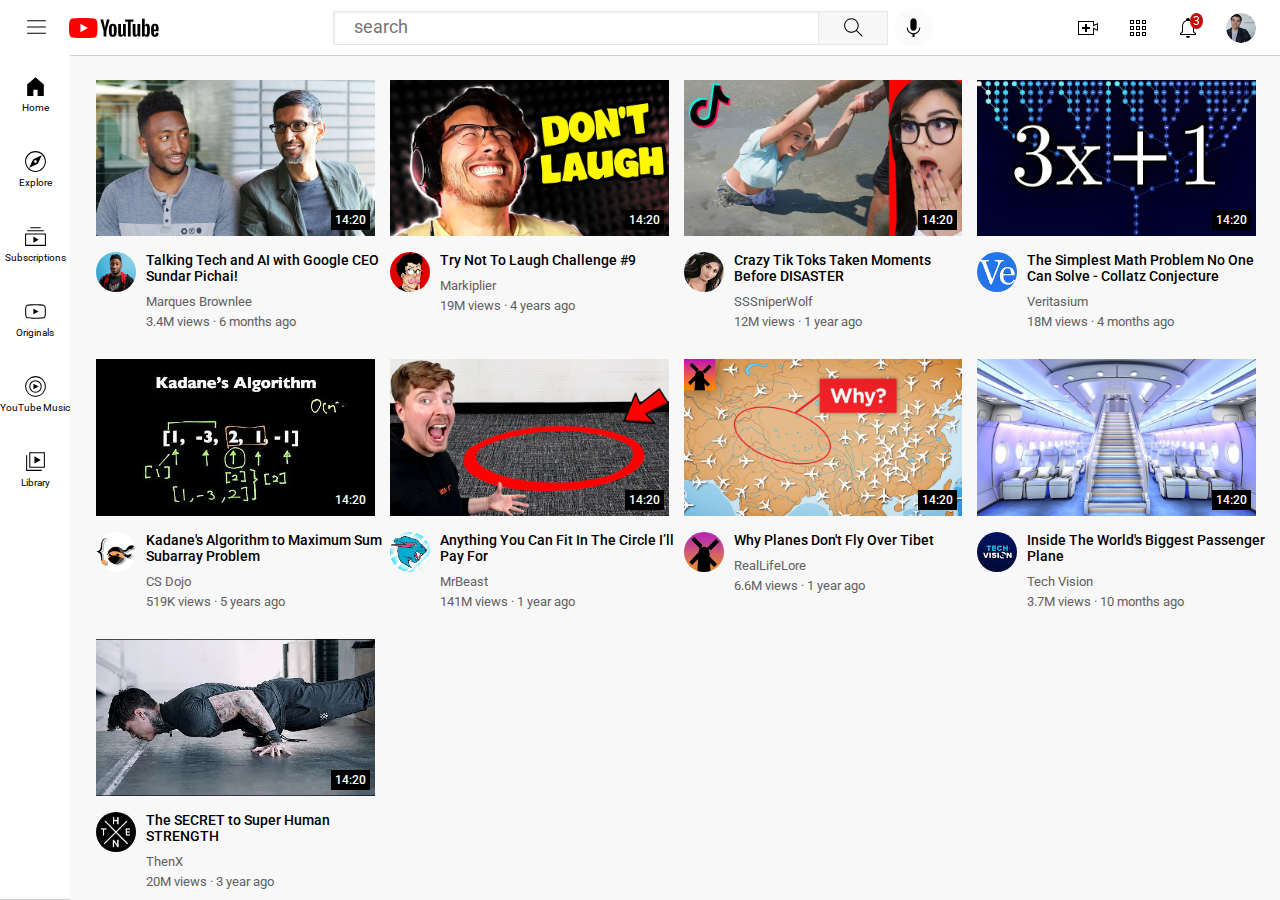
<file: index.html>
<!DOCTYPE html>
<html lang="en">
<head>
  <title>YOUTUBE.LK</title>
   <link rel="stylesheet" href="youtube.css">
   <link rel="stylesheet" href="styles/general.css">
   <link rel="stylesheet" href="styles/header.css">
   <link rel="stylesheet" href="styles/side-bar.css">

   <link rel="preconnect" href="https://fonts.googleapis.com">
<link rel="preconnect" href="https://fonts.gstatic.com" crossorigin>
<link href="https://fonts.googleapis.com/css2?family=Roboto:wght@400;500;700&display=swap" rel="stylesheet">

</head>
<body>
  <div class="header">

    <div class="left-section">
       <img class="h-d-menu" src="icons/hamburger-menu.svg">
       <img class="y-logo" src="icons/youtube-logo.svg">
    </div>
    <div class="middle-section">
      <input class="search-box" type="text" placeholder="search">
      
      <button class="search-1">
        <img class="s-icon" src="icons/search.svg">
        <div class="tooltip">search</div>
      </button>
      
      <button class="voice-sea">
        <img class="v-icon"src="icons/voice-search-icon.svg">
        <div class="tooltip">search with your voice</div>
      
      </button>
    </div>
   
    <div class="right-section">
    
      <div class="creat-button">
        <img class="m-i-1" src="icons/upload.svg">
        <div class="create-but-topic">create a video</div>
      </div>
    
    
     
      <div class="y-apps">
        <img class="m-i-2" src="icons/youtube-apps.svg">
        <div class="app-topic">YouTube apps</div>

      </div>
      
      <div class="notification-item-con">
        <img class="m-i-3" src="icons/notifications.svg">
        <div class="notification-topic">Notifications</div>
        <div class="notification-count">3</div>
      </div>
      <img class="m-i-4" src="channels/my-channel.jpeg">

      

    </div>
    

  </div>
  
  <div class="side-bar">
    <div class="sidebar-link">
      <img src="icons/home.svg" >
      <div>Home</div>
    </div>
    <div class="sidebar-link">
      <img src="icons/explore.svg" >
      <div>Explore</div>
    </div>
    <div class="sidebar-link">
      <img src="icons/subscriptions.svg">
      <div>Subscriptions</div>
    </div>
    <div class="sidebar-link">
      <img src="icons/originals.svg" >
      <div>Originals</div>
    </div>
    <div class="sidebar-link">
      <img src="icons/youtube-music.svg" >
      <div>YouTube Music</div>
    </div>
    <div class="sidebar-link">
      <img src="icons/library.svg" >
      <div>Library</div>
    </div>
      
  </div>
  

<div class="video-grid">

<div class="container">
   
    <div class="thumbnail">
         <img class="thumb-pic" src="thumbnails/thumbnail-1.webp">
         <div class="video-time">14:20</div>
    </div>
    <div class="video-info-grid">
      <div class="channel-pic">
        <img class="chann-pic" src="channels/channel-1.jpeg">
      </div>
      <div class="video-dis">
        <p class="v-title">Talking Tech and AI with Google CEO Sundar Pichai!</p>
 
        <p class="v-author">Marques Brownlee</p>
    
        <p class="v-stats">3.4M views · 6 months ago</p>
      </div>
   
   </div>

</div>
  
<div class="container">
   
  <div class="thumbnail">
       <img class="thumb-pic" src="thumbnails/thumbnail-2.webp">
       <div class="video-time">14:20</div>
  </div>

  
  <div class="video-info-grid">
    
    <div class="channel-pic">
      <img class="chann-pic" src="channels/channel-2.jpeg">
    </div>

    <div class="video-dis">
      <p class="v-title">Try Not To Laugh Challenge #9</p>

      <p class="v-author"> Markiplier</p>
  
      <p class="v-stats">19M views · 4 years ago</p>
    </div>
 
 </div>

</div>

<div class="container">
   
  <div class="thumbnail">
       <img class="thumb-pic" src="thumbnails/thumbnail-3.webp">
       <div class="video-time">14:20</div>
  </div>

  
  <div class="video-info-grid">
    
    <div class="channel-pic">
      <img class="chann-pic" src="channels/channel-3.jpeg">
    </div>
    
    <div class="video-dis">
      <p class="v-title">Crazy Tik Toks Taken Moments Before DISASTER </p>

      <p class="v-author"> SSSniperWolf </p>
  
      <p class="v-stats">12M views · 1 year ago</p>
    </div>
 
 </div>

</div>


<div class="container">
   
  <div class="thumbnail">
       <img class="thumb-pic" src="thumbnails/thumbnail-4.webp">
       <div class="video-time">14:20</div>
  </div>

  
  <div class="video-info-grid">
    
    <div class="channel-pic">
      <img class="chann-pic" src="channels/channel-4.jpeg">
    </div>

    <div class="video-dis">
      <p class="v-title">The Simplest Math Problem No One Can Solve - Collatz Conjecture</p>

      <p class="v-author"> Veritasium</p>
  
      <p class="v-stats">18M views · 4 months ago</p>
    </div>
 
 </div>

</div>

<div class="container">
   
  <div class="thumbnail">
       <img class="thumb-pic" src="thumbnails/thumbnail-5.webp">
       <div class="video-time">14:20</div>
  </div>

  
  <div class="video-info-grid">
    
    <div class="channel-pic">
      <img class="chann-pic" src="channels/channel-5.jpeg">
    </div>
    
    <div class="video-dis">
      <p class="v-title">Kadane's Algorithm to Maximum Sum Subarray Problem</p>

      <p class="v-author"> CS Dojo </p>
  
      <p class="v-stats">519K views · 5 years ago</p>
    </div>
 
 </div>

</div>


<div class="container">
   
  <div class="thumbnail">
       <img class="thumb-pic" src="thumbnails/thumbnail-6.webp">
       <div class="video-time">14:20</div>
  </div>

  
  <div class="video-info-grid">
    
    <div class="channel-pic">
      <img class="chann-pic" src="channels/channel-6.jpeg">
    </div>

    <div class="video-dis">
      <p class="v-title"> Anything You Can Fit In The Circle I’ll Pay For</p>

      <p class="v-author">MrBeast</p>
  
      <p class="v-stats">141M views · 1 year ago</p>
    </div>
 
 </div>

</div>

<div class="container">
   
  <div class="thumbnail">
       <img class="thumb-pic" src="thumbnails/thumbnail-7.webp">
       <div class="video-time">14:20</div>
  </div>

  
  <div class="video-info-grid">
    
    <div class="channel-pic">
      <img class="chann-pic" src="channels/channel-7.jpeg">
    </div>

    <div class="video-dis">
      <p class="v-title"> Why Planes Don't Fly Over Tibet</p>

      <p class="v-author"> RealLifeLore</p>
  
      <p class="v-stats">6.6M views · 1 year ago</p>
    </div>
 
 </div>

</div>

<div class="container">
   
  <div class="thumbnail">
       <img class="thumb-pic" src="thumbnails/thumbnail-8.webp">
       <div class="video-time">14:20</div>
  </div>

  
  <div class="video-info-grid">
    
    <div class="channel-pic">
      <img class="chann-pic" src="channels/channel-8.jpeg">
    </div>
    
    <div class="video-dis">
      <p class="v-title">Inside The World's Biggest Passenger Plane</p>

      <p class="v-author"> Tech Vision </p>
  
      <p class="v-stats">3.7M views · 10 months ago </p>
    </div>
 
 </div>

</div>


<div class="container">
   
  <div class="thumbnail">
       <img class="thumb-pic" src="thumbnails/thumbnail-9.webp">
       <div class="video-time">14:20</div>
  </div>

  
  <div class="video-info-grid">
    
    <div class="channel-pic">
      <img class="chann-pic" src="channels/channel-9.jpeg">
    </div>

    <div class="video-dis">
      <p class="v-title"> The SECRET to Super Human STRENGTH </p>

      <p class="v-author">ThenX</p>
  
      <p class="v-stats">  20M views · 3 year ago</p>
    </div>
 
 </div>

</div> 


</div>    




 




</body>
</html>
</file>
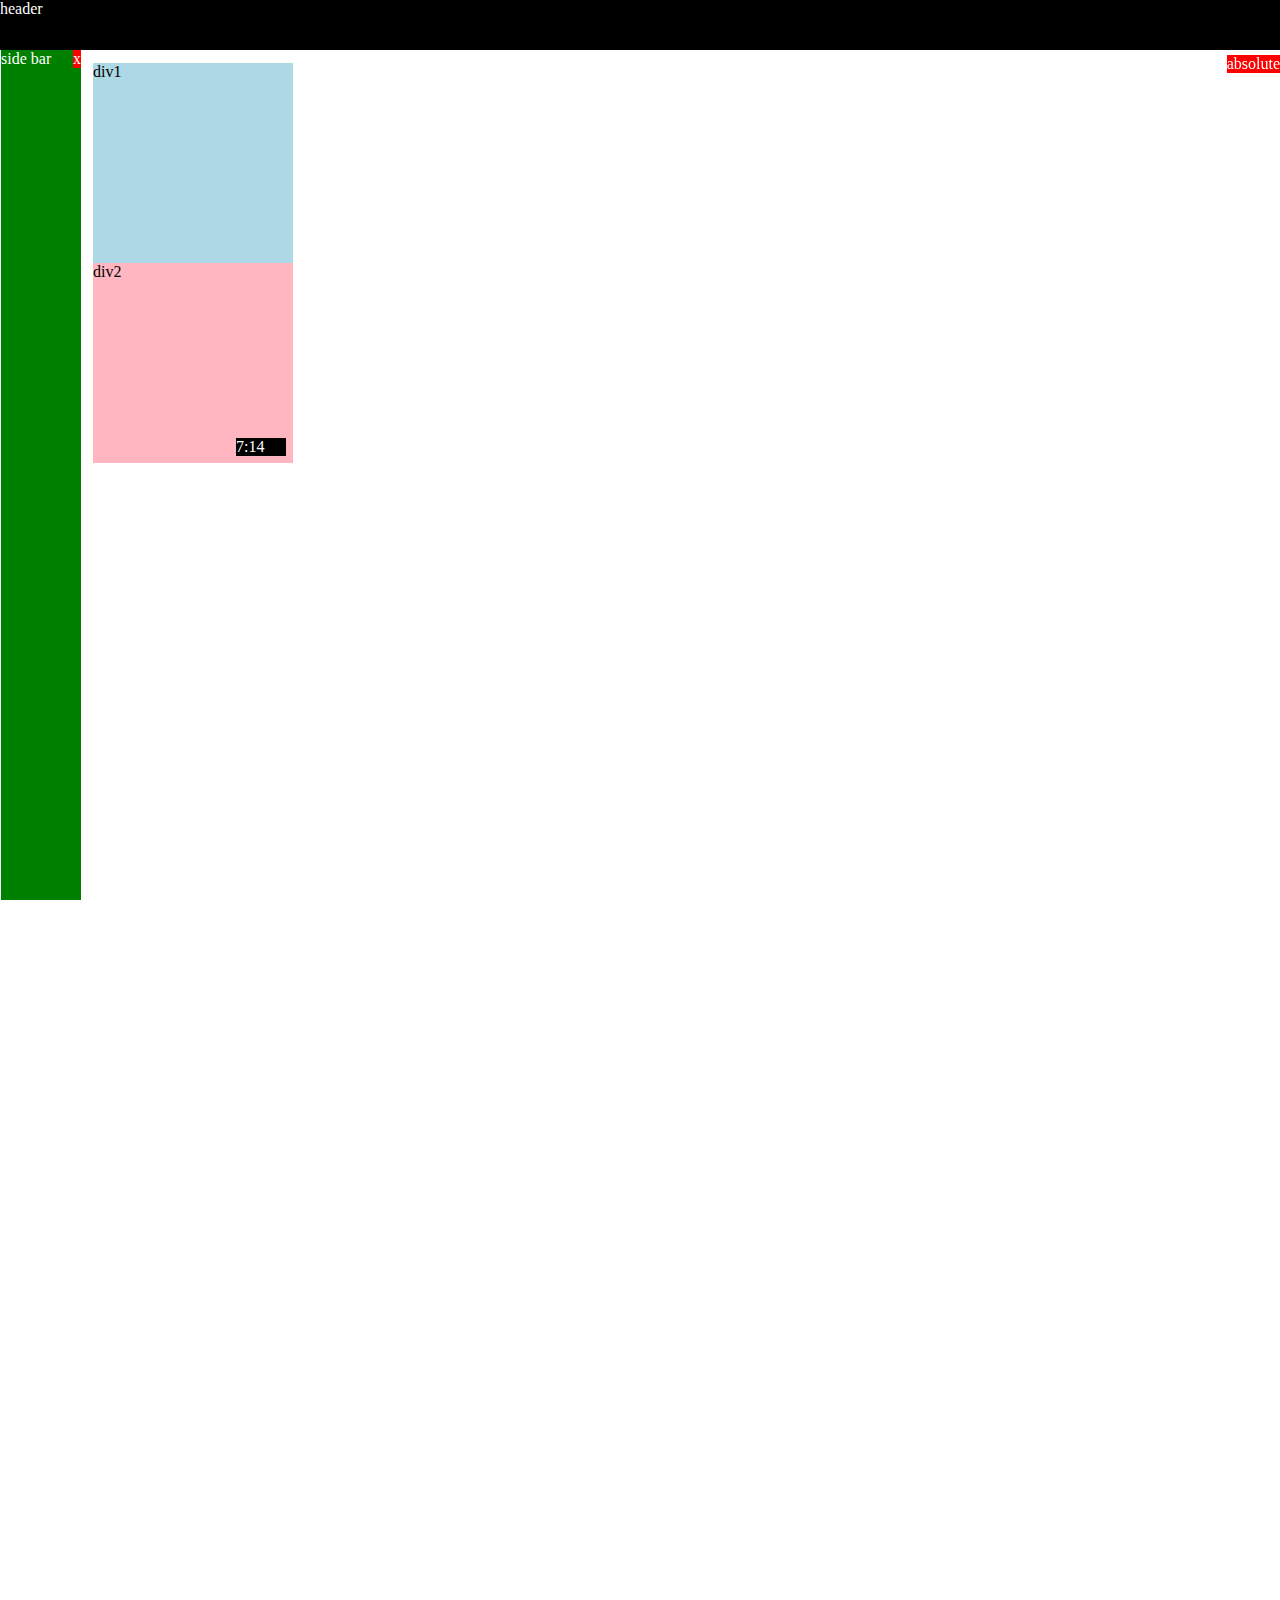
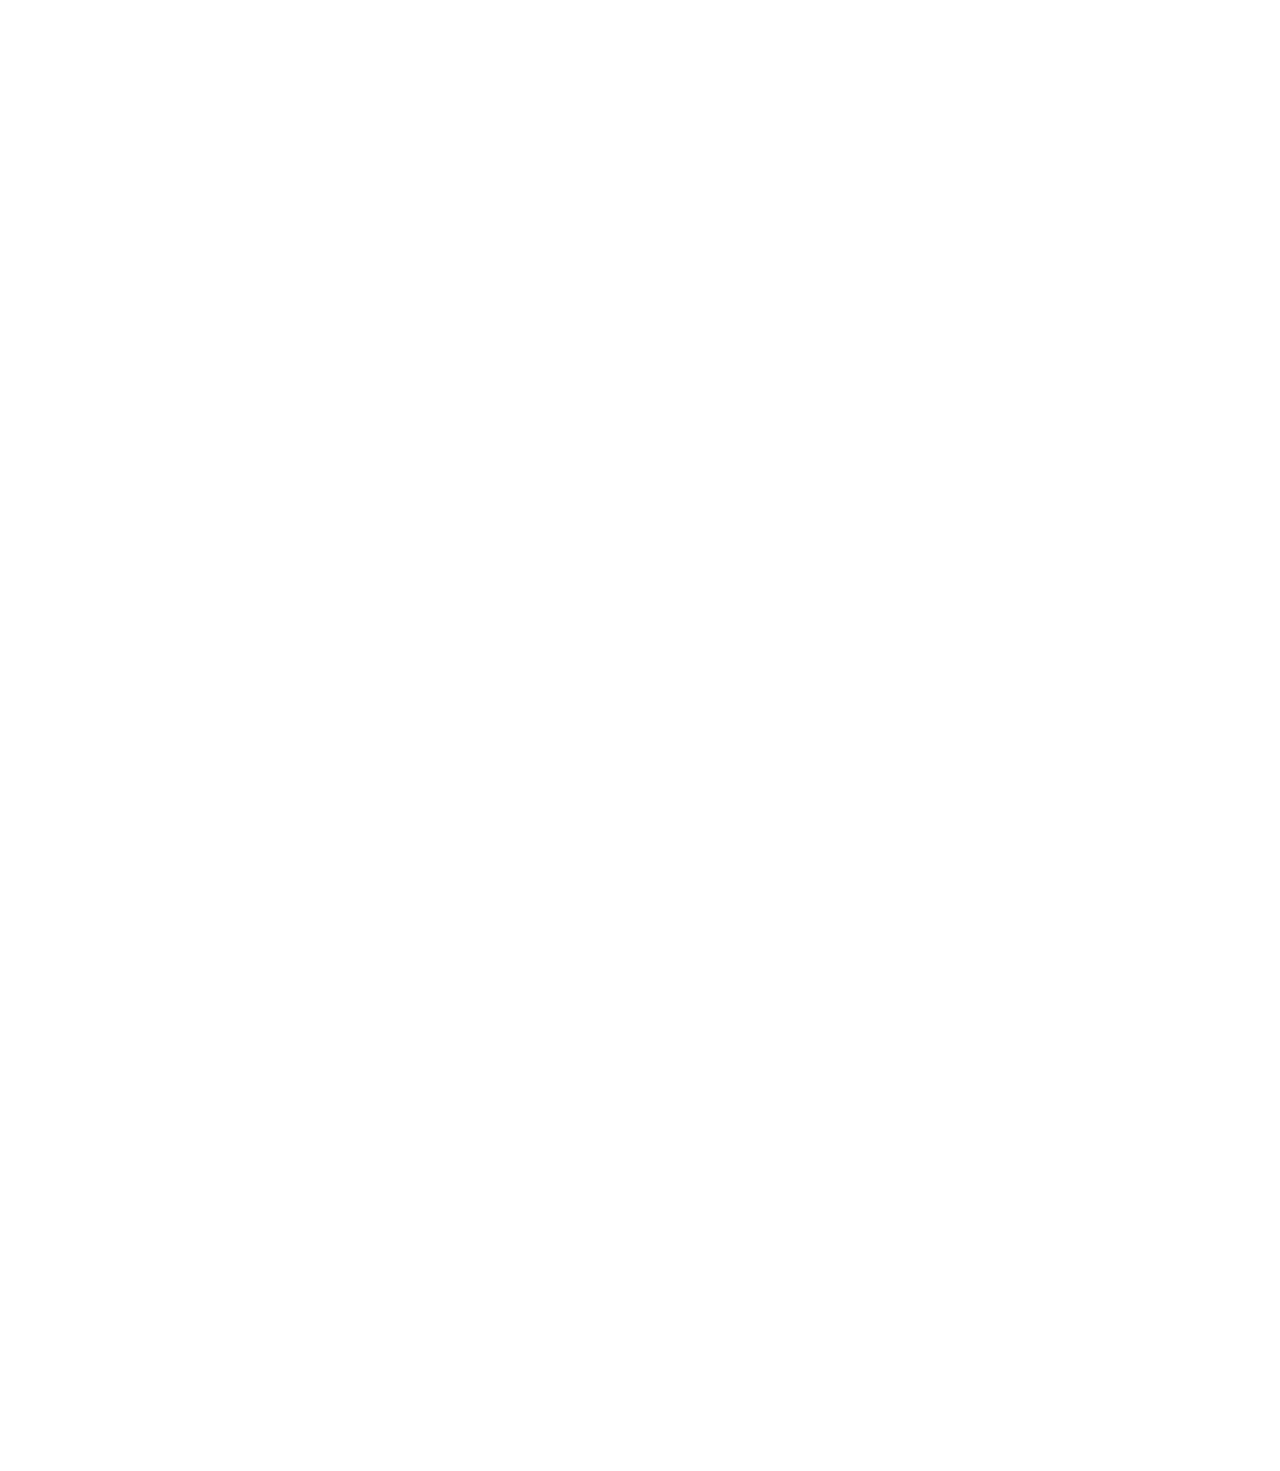
<file: flexbox.html>
<!DOCTYPE html>
<html lang="en">
<head>
 
  <title>positions practise</title>
</head>
<body style="height: 3000px;
             padding-top: 55px;
             padding-left: 85px;">

  <div style="background-color: black;
              color: white;
              position: fixed;
              height: 50px;
              top: 0;
              left: 0;
              right: 0;
             
              
              ">header</div>

     <div style="background-color: green;
                 color: white;
                 position: fixed;
                 left: 1px;
                 bottom: 0;
                 top: 50px;
                 width: 80px;">side bar
                 
                 <div style="position: absolute;
                 background-color: red;
                 color: white;
                 right: 0px;
                 top: 0px;">x</div>   
                 
          </div>     
                 
                 
       <div style="position: absolute;
                   background-color: red;
                   color: white;
                   right: 0px;
                   top: 55px;">absolute</div>          
              
 
 
 
 <div style="background-color: lightblue;
              height: 200px;
              width: 200px;
             ;">div1</div>
                                  
 
 <div style="background-color: lightpink;
             position: relative;
             height: 200px;
             width: 200px;">div2
               <div style="position: absolute;
               background-color: rgb(0, 0, 0); 
               width: 50px;
               color: white;
               right: 7px;
              bottom: 7px;">7:14</div>  
            
            </div>
  





</body>
</html>
</file>
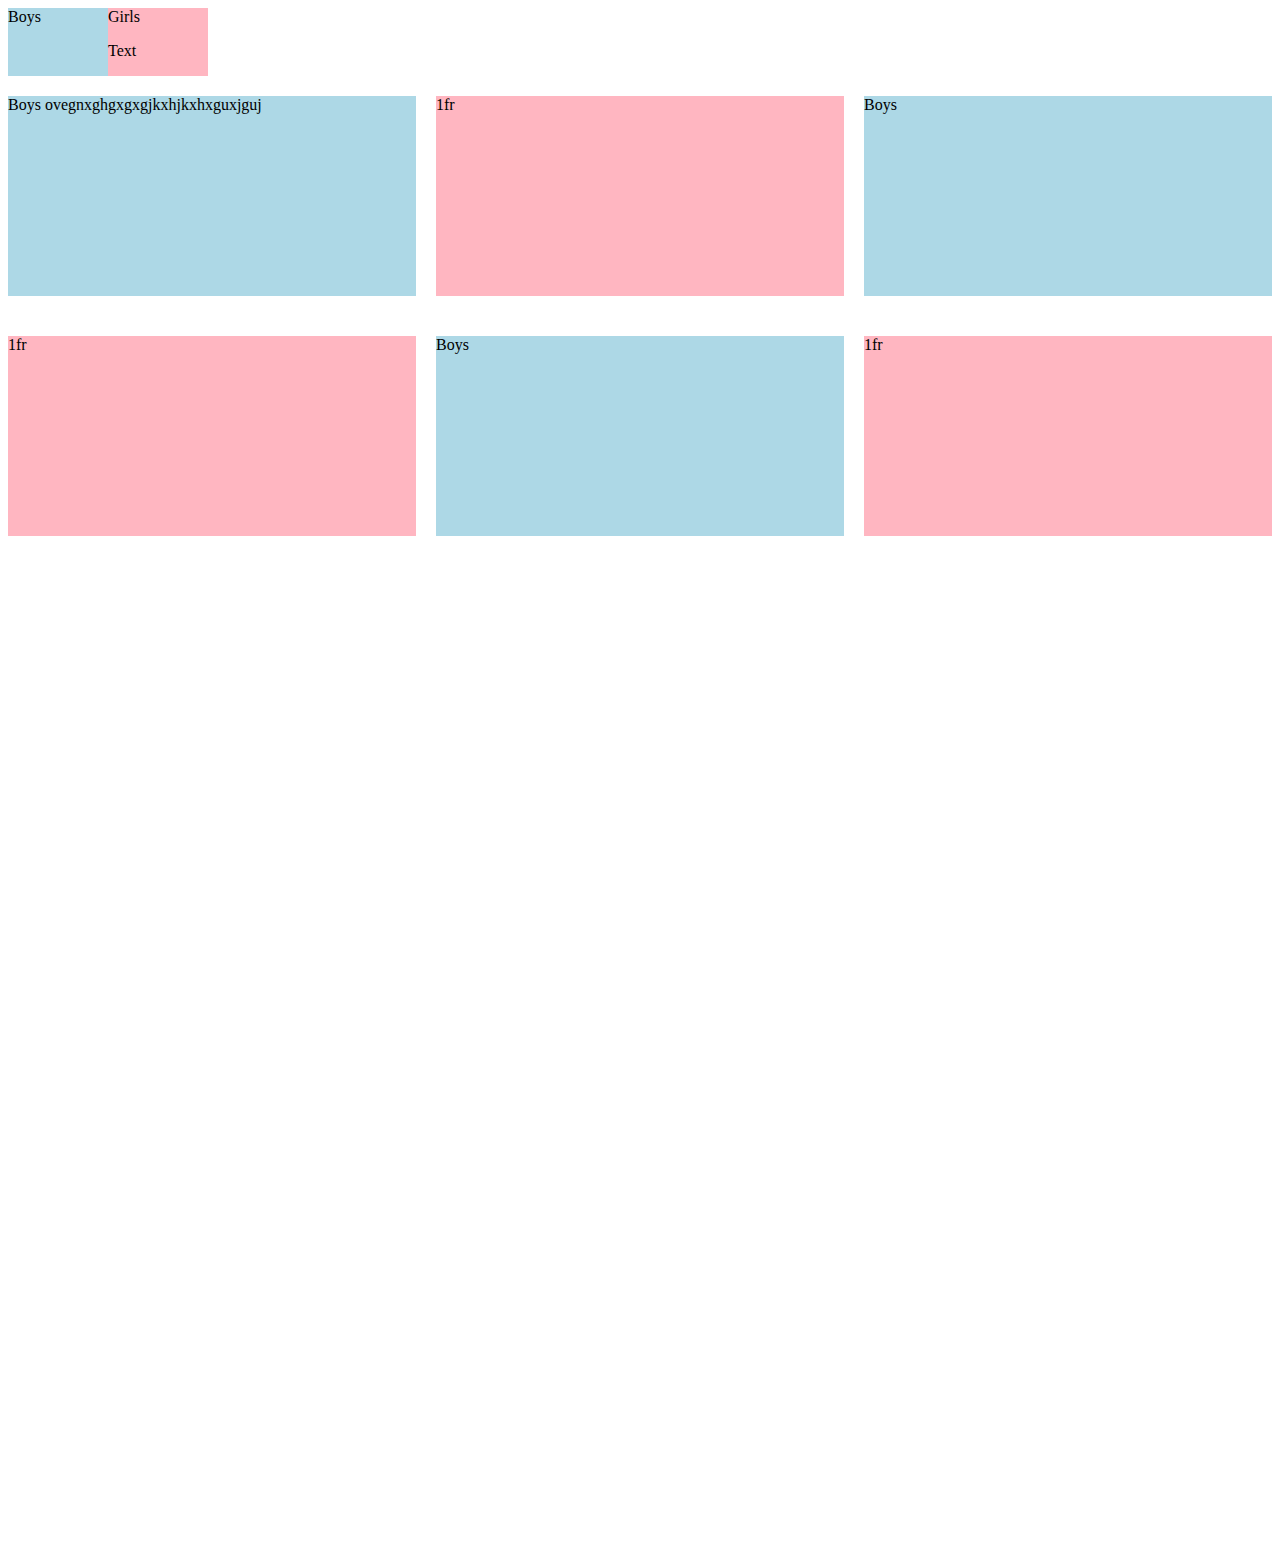
<file: grid.html>
<!DOCTYPE html>
<html lang="en">
<head>
  <title>Grid</title>
  <style>


  </style>

</head>
<body style="padding-bottom: 1000px;">
  <div style="display: grid;
  grid-template-columns: 100px 100px ;">
       <div style="background-color: lightblue;">Boys</div>
       <div style="background-color: lightpink;">Girls <p>Text</p></div>
       
</div> 


    <div style="
        margin-top: 20px;
        display: grid;
        grid-template-columns: 1fr 1fr 1fr;
        column-gap: 20px;
        row-gap: 40px;">
          <div style=" height: 200px; background-color: lightblue;">Boys ovegnxghgxgxgjkxhjkxhxguxjguj</div>
          <div style="  height: 200px; background-color: lightpink;">1fr </div>
          <div style=" height: 200px; background-color: lightblue;">Boys</div>
          <div style="  height: 200px; background-color: lightpink;">1fr </div>
          <div style=" height: 200px; background-color: lightblue;">Boys</div>
          <div style="  height: 200px; background-color: lightpink;">1fr </div>
    </div>
    





</body>
</html>
</file>
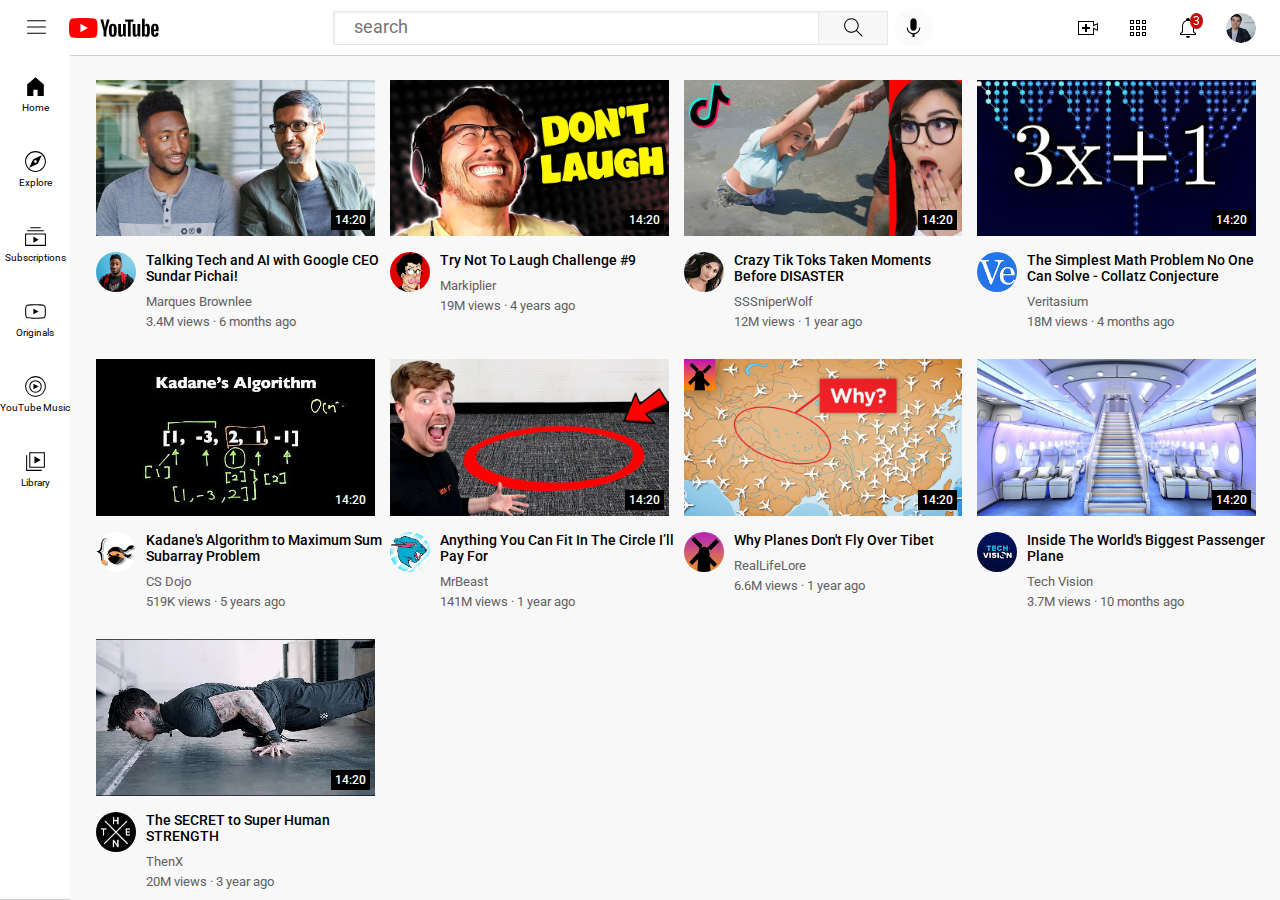
<file: youtube.html>
<!DOCTYPE html>
<html lang="en">
<head>
  <title>YOUTUBE.LK</title>
   <link rel="stylesheet" href="youtube.css">
   <link rel="stylesheet" href="styles/general.css">
   <link rel="stylesheet" href="styles/header.css">
   <link rel="stylesheet" href="styles/side-bar.css">

   <link rel="preconnect" href="https://fonts.googleapis.com">
<link rel="preconnect" href="https://fonts.gstatic.com" crossorigin>
<link href="https://fonts.googleapis.com/css2?family=Roboto:wght@400;500;700&display=swap" rel="stylesheet">

</head>
<body>
  <div class="header">

    <div class="left-section">
       <img class="h-d-menu" src="icons/hamburger-menu.svg">
       <img class="y-logo" src="icons/youtube-logo.svg">
    </div>
    <div class="middle-section">
      <input class="search-box" type="text" placeholder="search">
      
      <button class="search-1">
        <img class="s-icon" src="icons/search.svg">
        <div class="tooltip">search</div>
      </button>
      
      <button class="voice-sea">
        <img class="v-icon"src="icons/voice-search-icon.svg">
        <div class="tooltip">search with your voice</div>
      
      </button>
    </div>
   
    <div class="right-section">
    
      <div class="creat-button">
        <img class="m-i-1" src="icons/upload.svg">
        <div class="create-but-topic">create a video</div>
      </div>
    
    
     
      <div class="y-apps">
        <img class="m-i-2" src="icons/youtube-apps.svg">
        <div class="app-topic">YouTube apps</div>

      </div>
      
      <div class="notification-item-con">
        <img class="m-i-3" src="icons/notifications.svg">
        <div class="notification-topic">Notifications</div>
        <div class="notification-count">3</div>
      </div>
      <img class="m-i-4" src="channels/my-channel.jpeg">

      

    </div>
    

  </div>
  
  <div class="side-bar">
    <div class="sidebar-link">
      <img src="icons/home.svg" >
      <div>Home</div>
    </div>
    <div class="sidebar-link">
      <img src="icons/explore.svg" >
      <div>Explore</div>
    </div>
    <div class="sidebar-link">
      <img src="icons/subscriptions.svg">
      <div>Subscriptions</div>
    </div>
    <div class="sidebar-link">
      <img src="icons/originals.svg" >
      <div>Originals</div>
    </div>
    <div class="sidebar-link">
      <img src="icons/youtube-music.svg" >
      <div>YouTube Music</div>
    </div>
    <div class="sidebar-link">
      <img src="icons/library.svg" >
      <div>Library</div>
    </div>
      
  </div>
  

<div class="video-grid">

<div class="container">
   
    <div class="thumbnail">
         <img class="thumb-pic" src="thumbnails/thumbnail-1.webp">
         <div class="video-time">14:20</div>
    </div>
    <div class="video-info-grid">
      <div class="channel-pic">
        <img class="chann-pic" src="channels/channel-1.jpeg">
      </div>
      <div class="video-dis">
        <p class="v-title">Talking Tech and AI with Google CEO Sundar Pichai!</p>
 
        <p class="v-author">Marques Brownlee</p>
    
        <p class="v-stats">3.4M views · 6 months ago</p>
      </div>
   
   </div>

</div>
  
<div class="container">
   
  <div class="thumbnail">
       <img class="thumb-pic" src="thumbnails/thumbnail-2.webp">
       <div class="video-time">14:20</div>
  </div>

  
  <div class="video-info-grid">
    
    <div class="channel-pic">
      <img class="chann-pic" src="channels/channel-2.jpeg">
    </div>

    <div class="video-dis">
      <p class="v-title">Try Not To Laugh Challenge #9</p>

      <p class="v-author"> Markiplier</p>
  
      <p class="v-stats">19M views · 4 years ago</p>
    </div>
 
 </div>

</div>

<div class="container">
   
  <div class="thumbnail">
       <img class="thumb-pic" src="thumbnails/thumbnail-3.webp">
       <div class="video-time">14:20</div>
  </div>

  
  <div class="video-info-grid">
    
    <div class="channel-pic">
      <img class="chann-pic" src="channels/channel-3.jpeg">
    </div>
    
    <div class="video-dis">
      <p class="v-title">Crazy Tik Toks Taken Moments Before DISASTER </p>

      <p class="v-author"> SSSniperWolf </p>
  
      <p class="v-stats">12M views · 1 year ago</p>
    </div>
 
 </div>

</div>


<div class="container">
   
  <div class="thumbnail">
       <img class="thumb-pic" src="thumbnails/thumbnail-4.webp">
       <div class="video-time">14:20</div>
  </div>

  
  <div class="video-info-grid">
    
    <div class="channel-pic">
      <img class="chann-pic" src="channels/channel-4.jpeg">
    </div>

    <div class="video-dis">
      <p class="v-title">The Simplest Math Problem No One Can Solve - Collatz Conjecture</p>

      <p class="v-author"> Veritasium</p>
  
      <p class="v-stats">18M views · 4 months ago</p>
    </div>
 
 </div>

</div>

<div class="container">
   
  <div class="thumbnail">
       <img class="thumb-pic" src="thumbnails/thumbnail-5.webp">
       <div class="video-time">14:20</div>
  </div>

  
  <div class="video-info-grid">
    
    <div class="channel-pic">
      <img class="chann-pic" src="channels/channel-5.jpeg">
    </div>
    
    <div class="video-dis">
      <p class="v-title">Kadane's Algorithm to Maximum Sum Subarray Problem</p>

      <p class="v-author"> CS Dojo </p>
  
      <p class="v-stats">519K views · 5 years ago</p>
    </div>
 
 </div>

</div>


<div class="container">
   
  <div class="thumbnail">
       <img class="thumb-pic" src="thumbnails/thumbnail-6.webp">
       <div class="video-time">14:20</div>
  </div>

  
  <div class="video-info-grid">
    
    <div class="channel-pic">
      <img class="chann-pic" src="channels/channel-6.jpeg">
    </div>

    <div class="video-dis">
      <p class="v-title"> Anything You Can Fit In The Circle I’ll Pay For</p>

      <p class="v-author">MrBeast</p>
  
      <p class="v-stats">141M views · 1 year ago</p>
    </div>
 
 </div>

</div>

<div class="container">
   
  <div class="thumbnail">
       <img class="thumb-pic" src="thumbnails/thumbnail-7.webp">
       <div class="video-time">14:20</div>
  </div>

  
  <div class="video-info-grid">
    
    <div class="channel-pic">
      <img class="chann-pic" src="channels/channel-7.jpeg">
    </div>

    <div class="video-dis">
      <p class="v-title"> Why Planes Don't Fly Over Tibet</p>

      <p class="v-author"> RealLifeLore</p>
  
      <p class="v-stats">6.6M views · 1 year ago</p>
    </div>
 
 </div>

</div>

<div class="container">
   
  <div class="thumbnail">
       <img class="thumb-pic" src="thumbnails/thumbnail-8.webp">
       <div class="video-time">14:20</div>
  </div>

  
  <div class="video-info-grid">
    
    <div class="channel-pic">
      <img class="chann-pic" src="channels/channel-8.jpeg">
    </div>
    
    <div class="video-dis">
      <p class="v-title">Inside The World's Biggest Passenger Plane</p>

      <p class="v-author"> Tech Vision </p>
  
      <p class="v-stats">3.7M views · 10 months ago </p>
    </div>
 
 </div>

</div>


<div class="container">
   
  <div class="thumbnail">
       <img class="thumb-pic" src="thumbnails/thumbnail-9.webp">
       <div class="video-time">14:20</div>
  </div>

  
  <div class="video-info-grid">
    
    <div class="channel-pic">
      <img class="chann-pic" src="channels/channel-9.jpeg">
    </div>

    <div class="video-dis">
      <p class="v-title"> The SECRET to Super Human STRENGTH </p>

      <p class="v-author">ThenX</p>
  
      <p class="v-stats">  20M views · 3 year ago</p>
    </div>
 
 </div>

</div> 


</div>    




 




</body>
</html>
</file>
<file: youtube.css>
div.thumbnail {
      width: 100%;
      margin-bottom: 12px;
      position: relative;
}
.thumb-pic {
        width: 100%;
}



div.video-info-grid {
  display: grid;
  grid-template-columns: 40px 1fr;
  
  
}


.chann-pic {
  width: 100%;
  border-radius: 50%;
}




.v-title {
  font-size: 14px;
  width: 100%;
  font-weight: 500;


}
.v-author {
  font-size: 13px;
  margin-top: 10px;
  color: #606060;
}
.v-stats {
  font-size: 13px;
  margin-top: 5px;
  color: #606060;
}
.video-grid {
  display: grid;
  grid-template-columns: 1fr 1fr 1fr 1fr;
  column-gap: 15px;
  row-gap: 30px;
}
@media (max-width: 700px){
  .video-grid {
    grid-template-columns: 1fr 1fr;
  }
  }
  @media (min-width: 701px) and (max-width: 999px) {
    .video-grid {
      grid-template-columns: 1fr 1fr 1fr;
    }
    }

    @media (min-width: 1000px){
      .video-grid {
        grid-template-columns: 1fr 1fr 1fr 1fr;
      }
      }





.video-time {
  font-family: roboto,Arial, Helvetica, sans-serif;
  text-align: center;
  font-size: 12px;
  font-weight: 500;
  position: absolute;
  background-color: black;
  color: white;
  bottom: 10px;
  right: 5px;
  padding-left: 4px;
  padding-right: 4px;
  padding-top: 3px;
  padding-bottom: 3px;
}
</file>
<file: styles/general.css>
p {
  margin-top: 0;
  margin-bottom: 0;
  font-family: roboto, arial;
  margin-left: 10px;
 
}
body {
  background-color: rgb(248, 248, 248);
  margin: 0;
  padding-top: 80px;
  padding-left: 96px;
  padding-right: 24px;
}
</file>
<file: styles/header.css>
.header {
  background-color: white;
  border-bottom: 1px solid rgb(206, 206, 206);
  height: 55px;
  display: flex;
  justify-content: space-between;
  position: fixed;
  top: 0;
  left: 0;
  right: 0;
  z-index: 100;
  
}
.left-section {
  width: 200px;
  display: flex;
  align-items: center;
  
}
.middle-section {
  flex: 1;
  margin-left: 70px;
  margin-right: 80px;
  max-width: 600px;
  display: flex;
  align-items: center;
 
}
.right-section {
  width: 180px;
  display: flex;
  align-items: center;
  justify-content: space-between;
  margin-right: 24px;
  flex-shrink: 0;
  
}
.h-d-menu {
  height: 25px;
  margin-left: 24px;
  margin-right: 10px;

}
.y-logo {
  height: 20px;
  margin-left: 10px;
  

}
.search-1 {
height: 20px;
width: 40px;
}
.voice-sea {
  height: 40px;
  width: 40px;
}
.search-box {
  flex: 1;
  height: 30px;
  font-size: 18px;
  padding-left: 20px;
  border: 1px solid rgb(231, 231, 231);
  border-radius: 2px;
  box-shadow: inset 1px 1px 2px rgba(134, 133, 133, 0.15);
  
}
.search-box::placeholder {
  font-family: roboto,Arial, Helvetica, sans-serif;
  font-size: 18px;

}

.search-1 {
  position: relative;
  display: flex;
  justify-content: center;
 width: 70px;
 height: 34px;
 border: 1px solid rgb(231, 231, 231);
 background-color: rgba(246, 246, 246, 0.87);
 margin-left: -1px;
}
.search-1:hover {
  background-color: rgb(230, 230, 230);
}
.search-1 .tooltip {
  position: absolute;
  font-size: 14px;
  background-color: rgb(53, 52, 52);
  color: white;
  padding-left: 8px;
  padding-right: 8px;
  padding-top: 2px;
  padding-bottom: 2px;
  border-radius: 2px;
  bottom: -29px;
  opacity: 0;
  transition: opacity 0.15s;
  }

.search-1:hover .tooltip {
  opacity: 1;
}

.voice-sea {
  position: relative;
  display: flex;
  justify-content: center;
}

.voice-sea .tooltip {
  
  position: absolute;
  font-size: 14px;
  background-color: rgb(53, 52, 52);
  color: white;
  padding-left: 8px;
  padding-right: 8px;
  padding-top: 2px;
  padding-bottom: 2px;
  border-radius: 2px;
  bottom: -27px;
  opacity: 0;
  transition: opacity 0.15s;
  white-space: nowrap;
}

.voice-sea:hover .tooltip {
  opacity: 1;
}


.s-icon {
  height: 25px;
  padding-top: 2px;
  padding-bottom: 2px;
}
.voice-sea{
  height: 39px;
  width: 39px;
  margin-left: 6px;
  border: none;
  border-radius: 50%;
  background-color: rgba(251, 251, 251, 0.911);


}
.v-icon {
height: 25px;
margin-top: 6px;

}
.m-i-1{
    height: 24px;
}
.m-i-2{
  height: 24px;

}
.m-i-3{
  height: 24px;

}
.m-i-4{
  height: 30px;
  border-radius: 50%;

}
.notification-item-con {
  position: relative;
  display: flex;
  justify-content: center;

}
.notification-count {
  font-family: roboto,Arial, Helvetica, sans-serif;
  font-size: 12px;
  padding-left: 3px;
  padding-right: 3px;
  padding-top: 1px;
  padding-bottom: 1px;
  position: absolute;
  background-color: rgb(199, 12, 12);
  color: white;
  border-radius: 50%;
  right: -3px;
  top: -3px;

}
.notification-item-con .notification-topic{
  position: absolute;
  font-size: 16px;
  color: white;
  background-color: rgb(53, 52, 52);
  bottom: -30px;
  padding-top: 2px;
  padding-bottom: 2px;
  padding-left: 4px;
  padding-right: 4px;
  opacity: 0;
  transition: opacity 0.15s;

}
.notification-item-con:hover .notification-topic {
  opacity: 1;
}


.creat-button {
  position: relative;
  display: flex;
  justify-content: center;
  align-items: end;
}
.creat-button .create-but-topic {
  position: absolute;
  background-color: rgb(65, 64, 64);
  color: white;
  white-space: nowrap;
  bottom: -30px;
  border-radius: 2px;
  opacity: 0;
  transition: opacity 0.15s;
  pointer-events: none;
  padding-left: 4px;
  padding-right: 4px;
  padding-top: 2px;
  padding-bottom: 2px;

  
}
.creat-button:hover .create-but-topic {
  opacity: 1;
}
.creat-button:active .create-but-topic {
  background-color: blue;
}

.y-apps {
  position: relative;
  display: flex;
  justify-content: center;

}
.y-apps .app-topic{
   position: absolute;
   background-color: rgb(59, 58, 58);
   color: white;
   font-size: 14px;
   white-space: nowrap;
   bottom: -30px;
   padding-top: 3px;
   padding-bottom: 3px;
   padding-left: 4px;
   padding-right: 4px ;
   border-radius: 2px;
   opacity: 0;
   transition: opacity 0.15s;
   pointer-events: none;

}
.y-apps:hover .app-topic {
  opacity: 1;

}
</file>
<file: styles/side-bar.css>
.side-bar {
  background-color: white;
  border-bottom: 1px solid rgb(206, 206, 206);
  position: fixed;
  top: 55px;
  bottom: 0;
  left: 0;
  width: 70px;
  z-index: 200;

}
.sidebar-link {
  display: flex;
  flex-direction: column;
  justify-content: center;
  align-items: center;
  background-color: rgb(255, 255, 255);
  height: 74px;
  margin-bottom: 1px;
  margin-top: 1px;
}
.sidebar-link:hover {
  background-color: rgb(238, 234, 234);
  cursor: pointer;
}
.sidebar-link img {
  height: 25px;
  margin-bottom: 3px;
}
.sidebar-link div {
  font-family: roboto,Arial, Helvetica, sans-serif;
  font-size: 10px;
}
</file>
